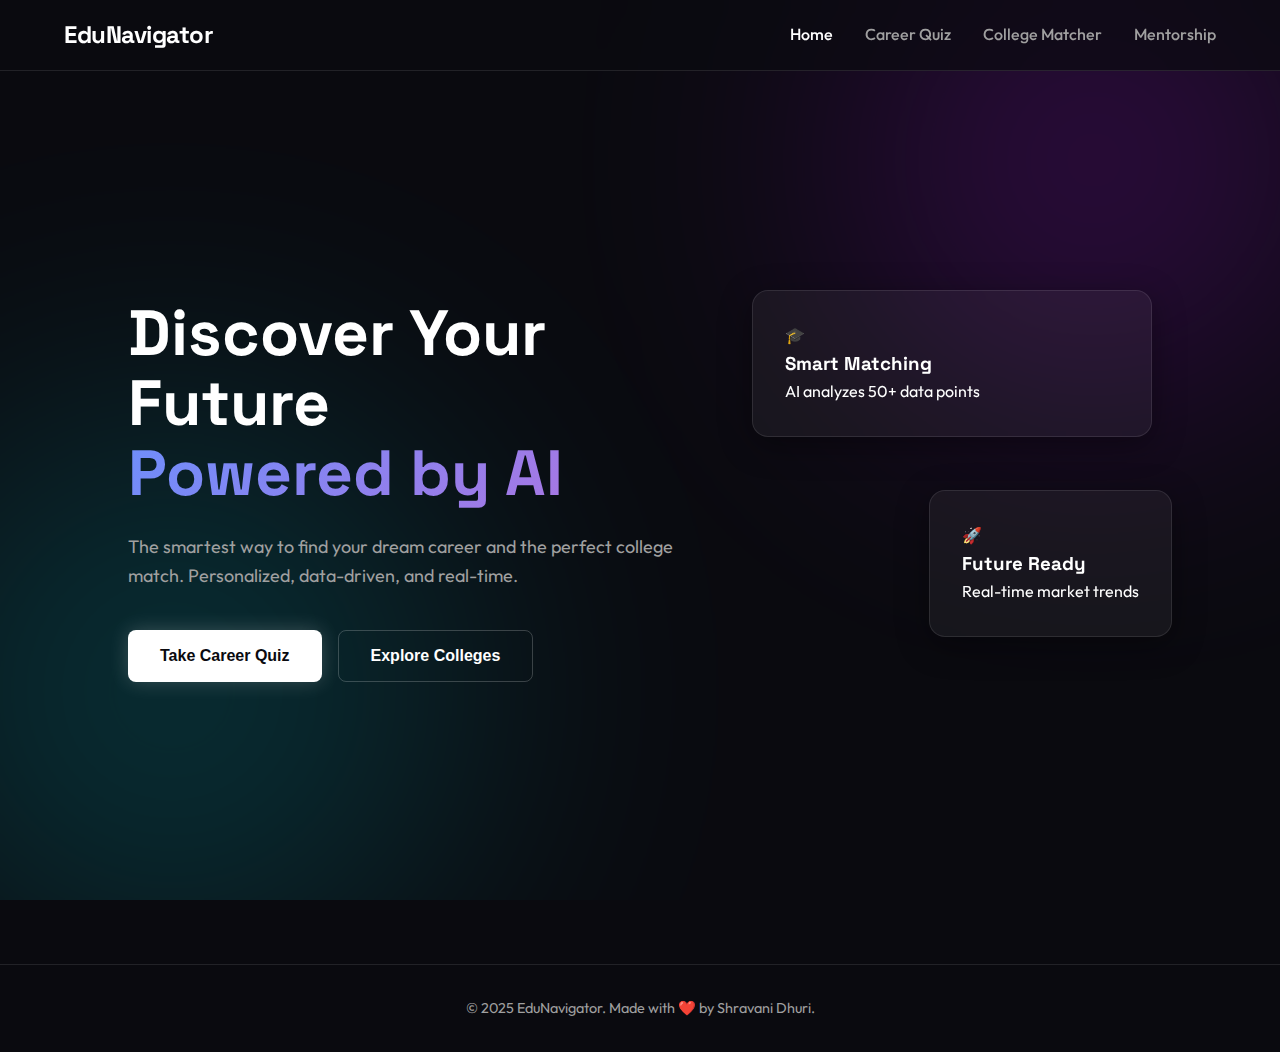
<file: EduNavigator/index.html>
<!DOCTYPE html>
<html lang="en">

<head>
    <meta charset="UTF-8">
    <meta name="viewport" content="width=device-width, initial-scale=1.0">
    <title>EduNavigator | Future-Ready Career Guidance</title>
    <link rel="stylesheet" href="main.css">
    <link
        href="https://fonts.googleapis.com/css2?family=Outfit:wght@300;400;600;700&family=Space+Grotesk:wght@300;400;600&display=swap"
        rel="stylesheet">
</head>

<body>
    <div id="app">
        <header class="glass-header">
            <nav>
                <div class="logo">EduNavigator</div>
                <ul class="nav-links">
                    <li><a href="#home" class="active">Home</a></li>
                    <li><a href="career-quiz.html">Career Quiz</a></li>
                    <li><a href="college-matcher.html">College Matcher</a></li>
                    <li><a href="mentorship.html">Mentorship</a></li>
                </ul>
            </nav>
        </header>

        <main>
            <section class="hero-section">
                <div class="hero-content">
                    <h1>Discover Your Future <br> <span class="gradient-text">Powered by AI</span></h1>
                    <p>The smartest way to find your dream career and the perfect college match. Personalized,
                        data-driven, and real-time.</p>
                    <div class="hero-actions">
                        <button onclick="window.location.href='career-quiz.html'" class="primary-btn">Take Career
                            Quiz</button>
                        <button onclick="window.location.href='college-matcher.html'" class="secondary-btn">Explore
                            Colleges</button>
                    </div>
                </div>
                <div class="hero-visual">
                    <!-- Placeholder for 3D/Glass element -->
                    <div class="glass-card floating">
                        <div class="card-icon">🎓</div>
                        <h3>Smart Matching</h3>
                        <p>AI analyzes 50+ data points</p>
                    </div>
                    <div class="glass-card floating delay-1">
                        <div class="card-icon">🚀</div>
                        <h3>Future Ready</h3>
                        <p>Real-time market trends</p>
                    </div>
                </div>
            </section>
        </main>

        <footer>
            <p>&copy; 2025 EduNavigator. Made with ❤️ by Shravani Dhuri.</p>
        </footer>
    </div>
    <script src="main.js"></script>
</body>

</html>
</file>
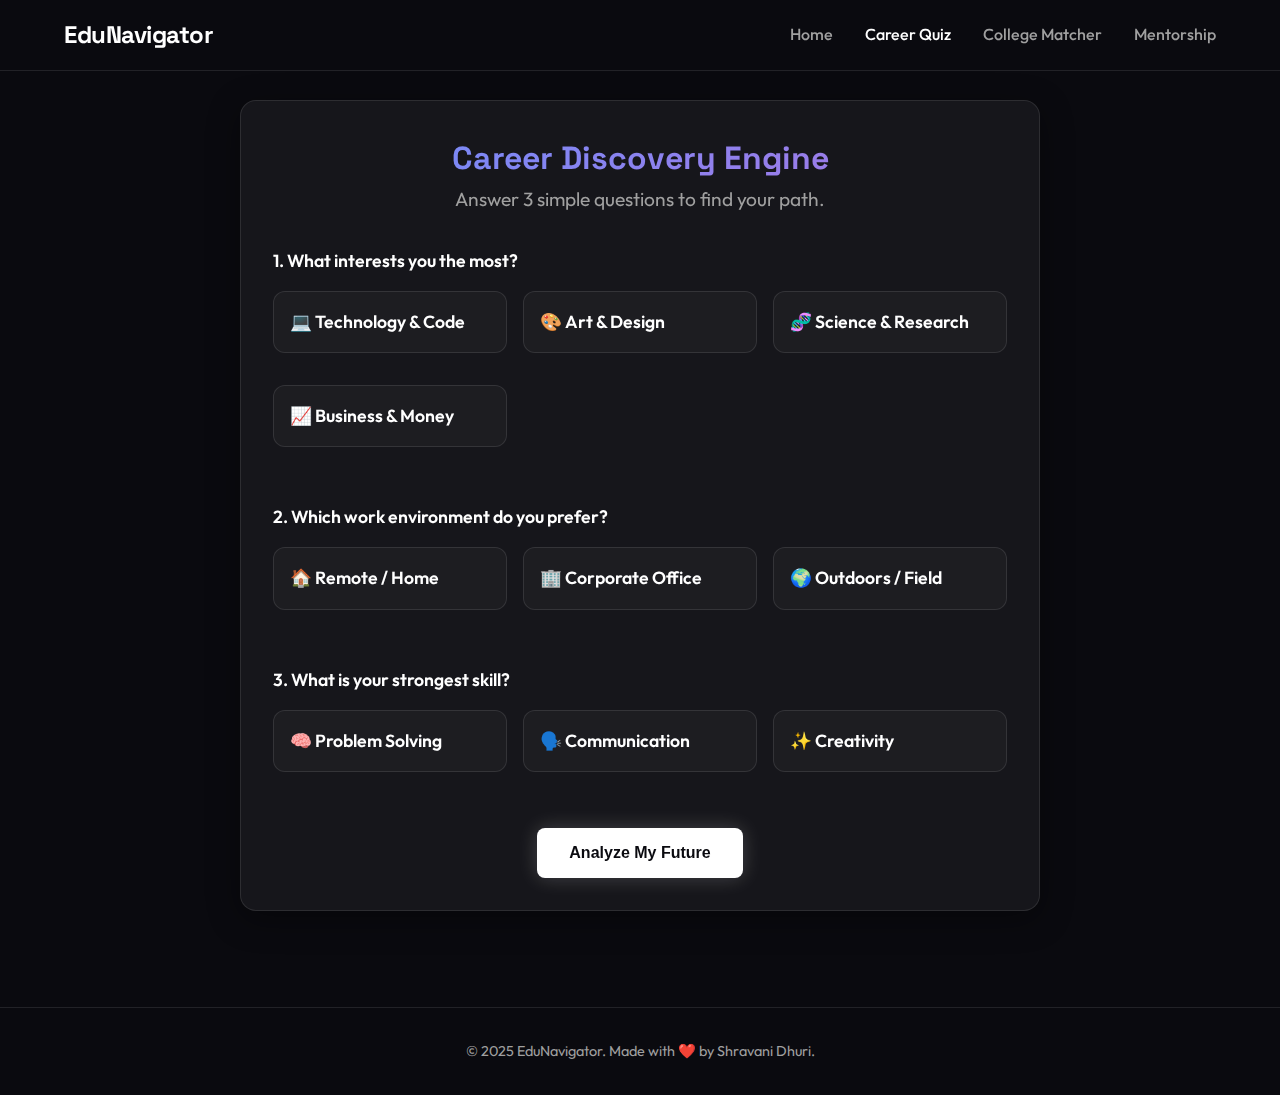
<file: EduNavigator/career-quiz.html>
<!DOCTYPE html>
<html lang="en">

<head>
    <meta charset="UTF-8">
    <meta name="viewport" content="width=device-width, initial-scale=1.0">
    <title>Career Discovery | EduNavigator</title>
    <link rel="stylesheet" href="main.css">
    <link
        href="https://fonts.googleapis.com/css2?family=Outfit:wght@300;400;600;700&family=Space+Grotesk:wght@300;400;600&display=swap"
        rel="stylesheet">
</head>

<body>
    <header class="glass-header">
        <nav>
            <div class="logo">EduNavigator</div>
            <ul class="nav-links">
                <li><a href="index.html">Home</a></li>
                <li><a href="#" class="active">Career Quiz</a></li>
                <li><a href="college-matcher.html">College Matcher</a></li>
                <li><a href="mentorship.html">Mentorship</a></li>
            </ul>
        </nav>
    </header>

    <main class="container">
        <section class="quiz-section glass-card">
            <h1 class="gradient-text">Career Discovery Engine</h1>
            <p class="subtitle">Answer 3 simple questions to find your path.</p>

            <form id="career-quiz-form">
                <div class="question-group">
                    <label>1. What interests you the most?</label>
                    <div class="options">
                        <label class="option-btn">
                            <input type="radio" name="q1" value="tech" required>
                            <span>💻 Technology & Code</span>
                        </label>
                        <label class="option-btn">
                            <input type="radio" name="q1" value="art">
                            <span>🎨 Art & Design</span>
                        </label>
                        <label class="option-btn">
                            <input type="radio" name="q1" value="science">
                            <span>🧬 Science & Research</span>
                        </label>
                        <label class="option-btn">
                            <input type="radio" name="q1" value="business">
                            <span>📈 Business & Money</span>
                        </label>
                    </div>
                </div>

                <div class="question-group">
                    <label>2. Which work environment do you prefer?</label>
                    <div class="options">
                        <label class="option-btn">
                            <input type="radio" name="q2" value="remote" required>
                            <span>🏠 Remote / Home</span>
                        </label>
                        <label class="option-btn">
                            <input type="radio" name="q2" value="office">
                            <span>🏢 Corporate Office</span>
                        </label>
                        <label class="option-btn">
                            <input type="radio" name="q2" value="field">
                            <span>🌍 Outdoors / Field</span>
                        </label>
                    </div>
                </div>

                <div class="question-group">
                    <label>3. What is your strongest skill?</label>
                    <div class="options">
                        <label class="option-btn">
                            <input type="radio" name="q3" value="logic" required>
                            <span>🧠 Problem Solving</span>
                        </label>
                        <label class="option-btn">
                            <input type="radio" name="q3" value="communication">
                            <span>🗣️ Communication</span>
                        </label>
                        <label class="option-btn">
                            <input type="radio" name="q3" value="creativity">
                            <span>✨ Creativity</span>
                        </label>
                    </div>
                </div>

                <button type="submit" class="primary-btn pulse">Analyze My Future</button>
            </form>

            <div id="results-container" class="hidden">
                <div class="loader-container">
                    <div class="loader"></div>
                    <p>Analyzing responses...</p>
                </div>
                <div id="recommendations"></div>
                <button onclick="location.reload()" class="secondary-btn" style="margin-top: 2rem;">Retake Quiz</button>
            </div>
        </section>
    </main>

    <footer>
        <p>&copy; 2025 EduNavigator. Made with ❤️ by Shravani Dhuri.</p>
    </footer>

    <script src="main.js"></script>
</body>

</html>
</file>
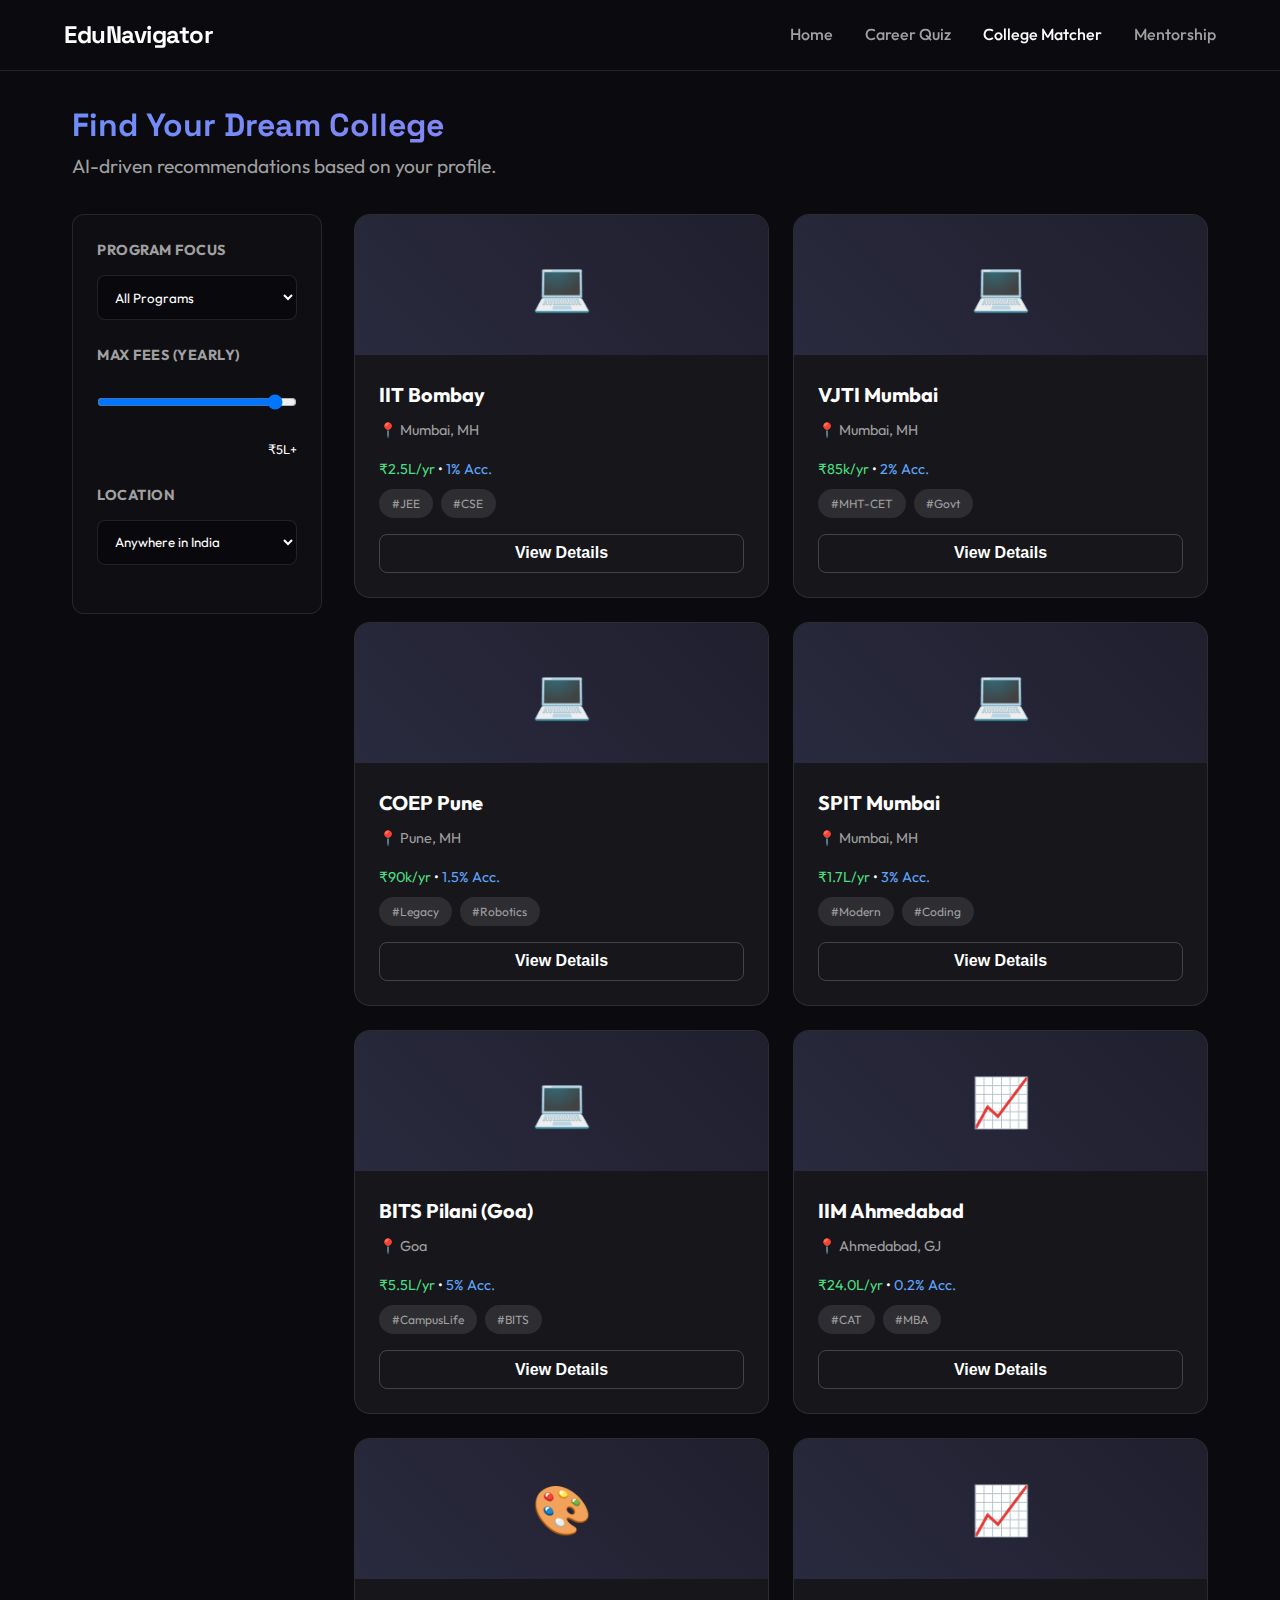
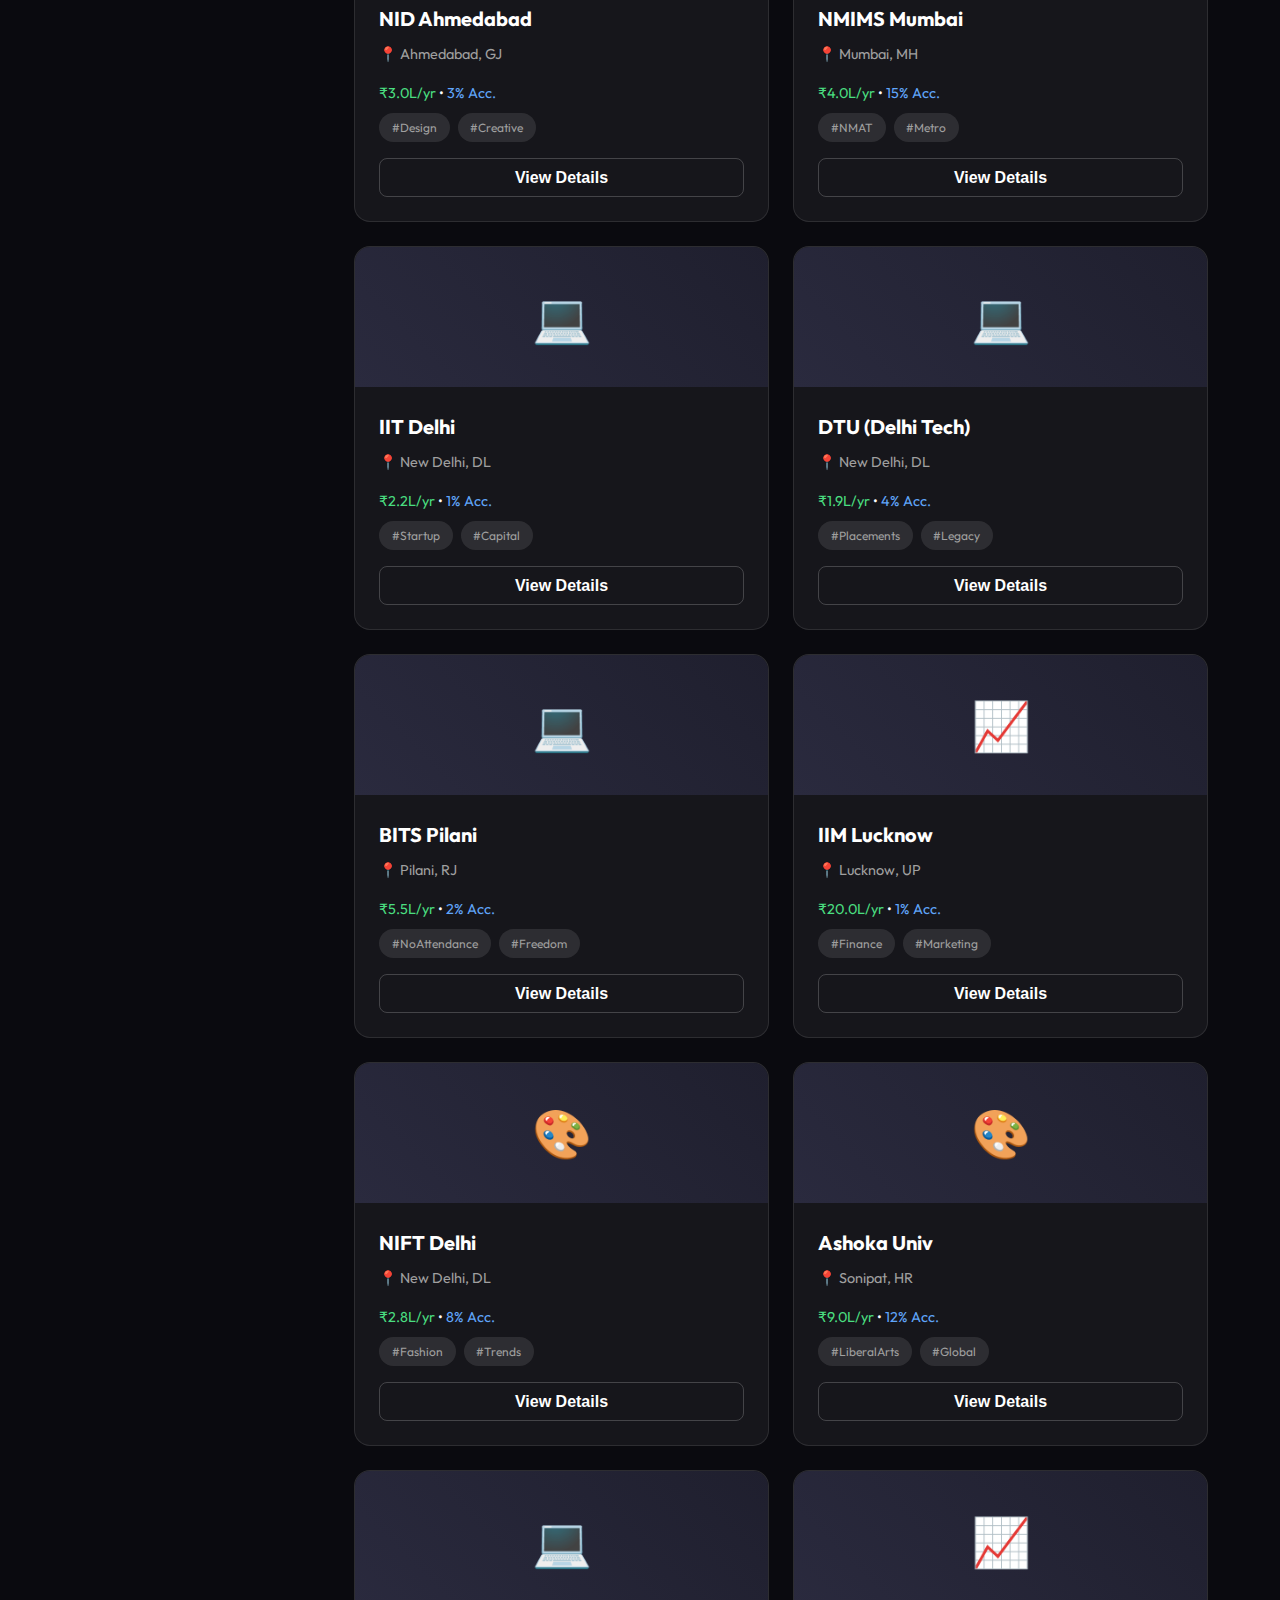
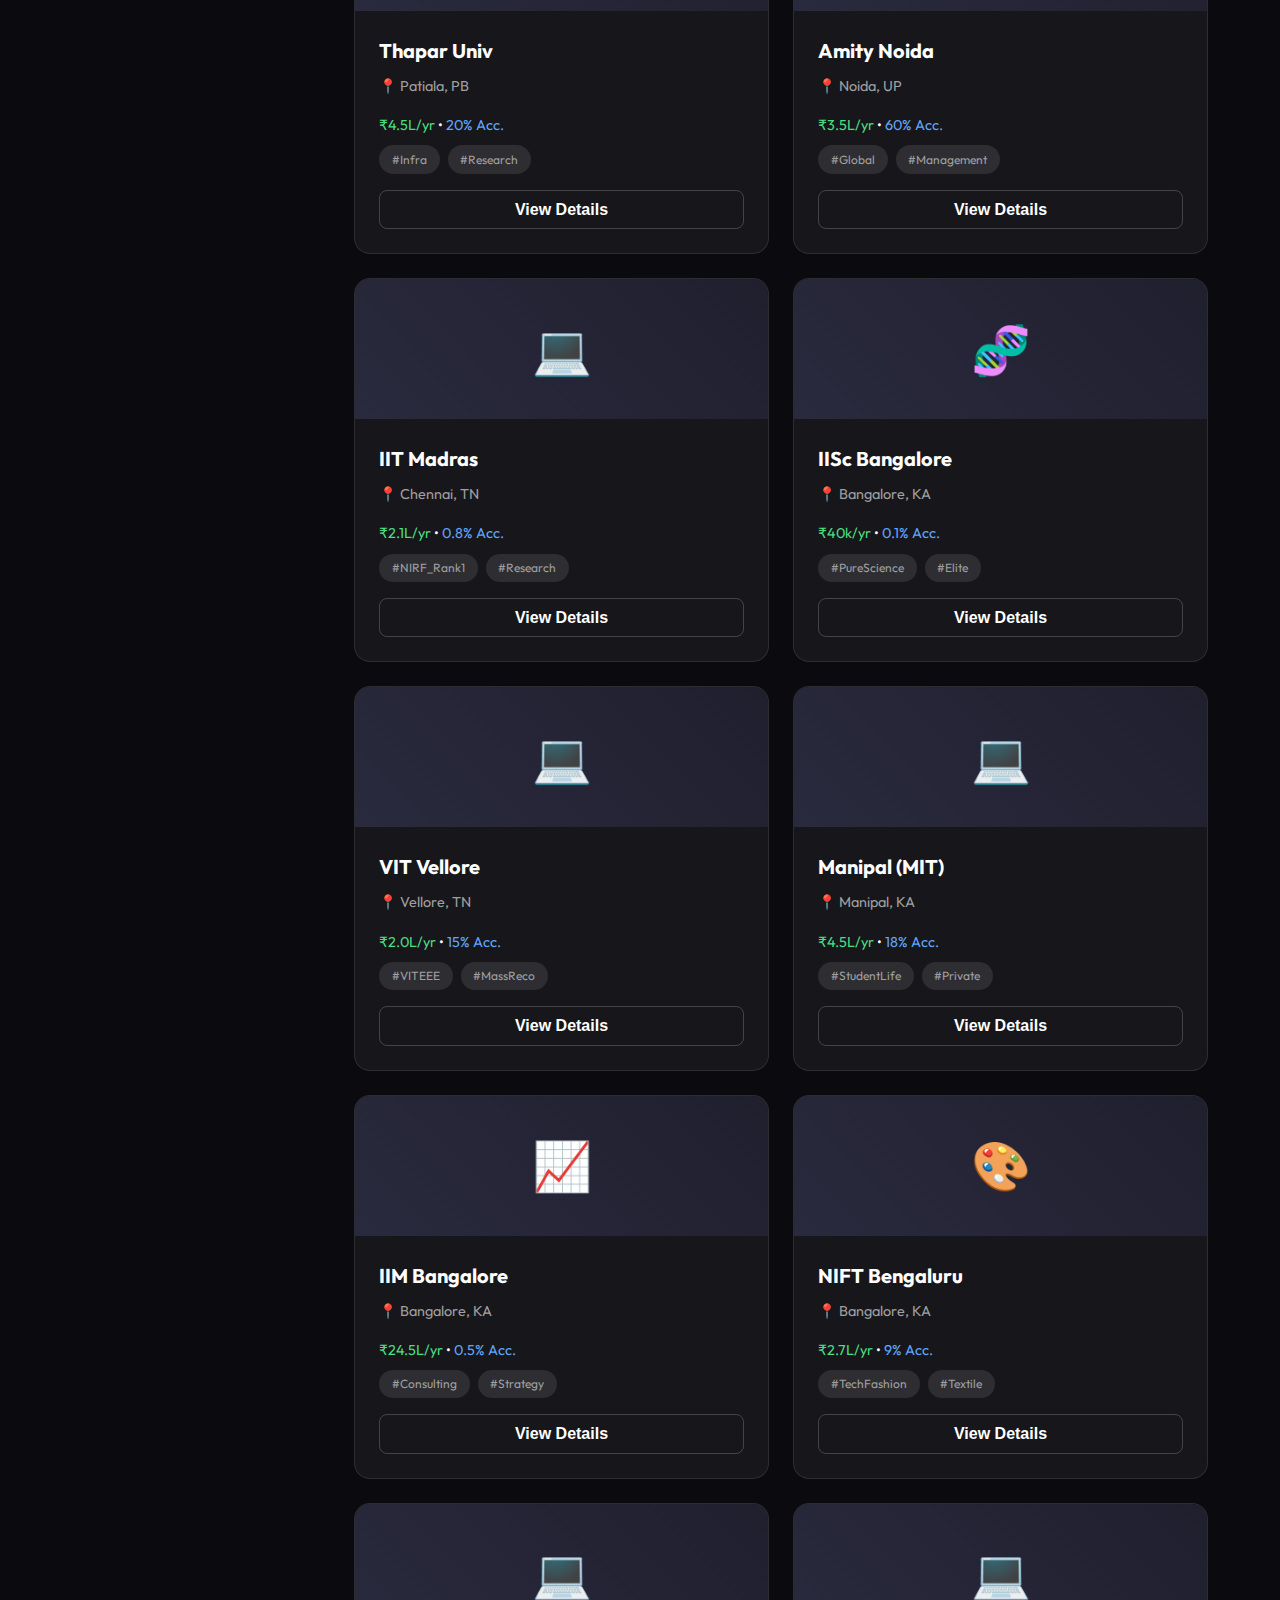
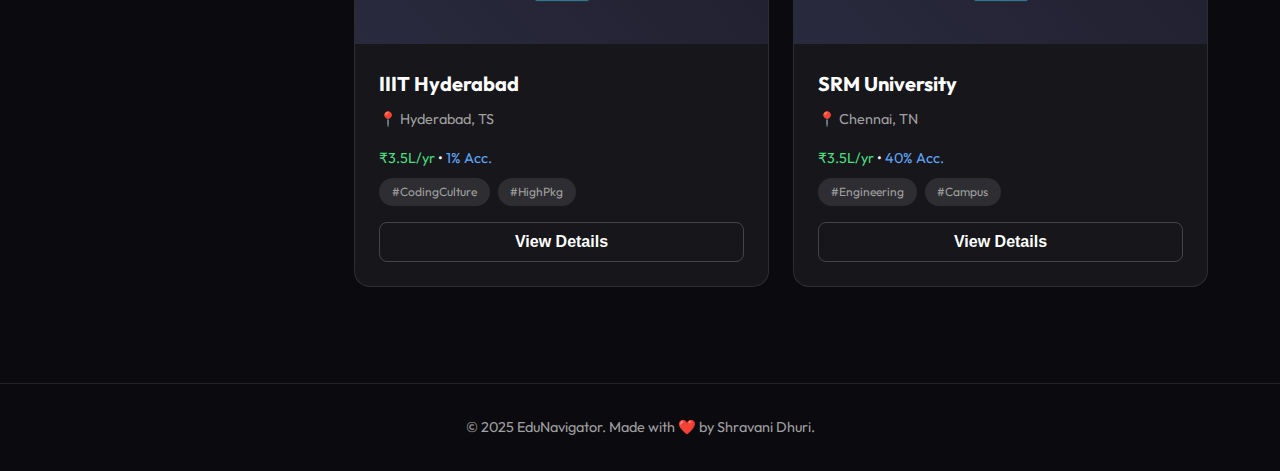
<file: EduNavigator/college-matcher.html>
<!DOCTYPE html>
<html lang="en">

<head>
    <meta charset="UTF-8">
    <meta name="viewport" content="width=device-width, initial-scale=1.0">
    <title>College Matcher | EduNavigator</title>
    <link rel="stylesheet" href="main.css">
    <link
        href="https://fonts.googleapis.com/css2?family=Outfit:wght@300;400;600;700&family=Space+Grotesk:wght@300;400;600&display=swap"
        rel="stylesheet">
</head>

<body>
    <header class="glass-header">
        <nav>
            <div class="logo">EduNavigator</div>
            <ul class="nav-links">
                <li><a href="index.html">Home</a></li>
                <li><a href="career-quiz.html">Career Quiz</a></li>
                <li><a href="#" class="active">College Matcher</a></li>
                <li><a href="mentorship.html">Mentorship</a></li>
            </ul>
        </nav>
    </header>

    <main class="container">
        <h1 class="gradient-text">Find Your Dream College</h1>
        <p class="subtitle">AI-driven recommendations based on your profile.</p>

        <div class="matcher-layout">
            <aside class="filters-panel">
                <div class="filter-group">
                    <h4>Program Focus</h4>
                    <select id="program-filter">
                        <option value="all">All Programs</option>
                        <option value="tech">Technology & CS</option>
                        <option value="art">Arts & Design</option>
                        <option value="science">Sciences</option>
                        <option value="business">Business</option>
                    </select>
                </div>

                <div class="filter-group">
                    <h4>Max Fees (Yearly)</h4>
                    <input type="range" id="tuition-filter" min="0" max="500000" step="10000" value="500000">
                    <div style="text-align: right; font-size: 0.8rem; margin-top: 0.5rem;">
                        <span id="tuition-val">₹5L+</span>
                    </div>
                </div>

                <div class="filter-group">
                    <h4>Location</h4>
                    <select id="location-filter">
                        <option value="all">Anywhere in India</option>
                        <option value="north">North (Delhi/NCR)</option>
                        <option value="south">South (Bangalore/Chennai)</option>
                        <option value="west">West (Mumbai/Pune)</option>
                    </select>
                </div>
            </aside>

            <section id="college-results" class="college-grid">
                <!-- Colleges injected via JS -->
                <div class="loader-container" style="grid-column: 1/-1;">
                    <div class="loader"></div>
                </div>
            </section>
        </div>
    </main>

    <div id="college-modal" class="modal hidden">
        <div class="modal-content glass-panel">
            <span class="close-modal">&times;</span>
            <div class="modal-header">
                <h2 id="modal-title">College Name</h2>
                <div class="modal-badges" id="modal-badges"></div>
            </div>
            <div class="modal-body" id="modal-body">
                <!-- Details injected here -->
            </div>
            <button class="primary-btn" style="width: 100%; margin-top: 1rem;"
                onclick="document.getElementById('college-modal').classList.add('hidden')">Close</button>
        </div>
    </div>

    <footer>
        <p>&copy; 2025 EduNavigator. Made with ❤️ by Shravani Dhuri.</p>
    </footer>

    <script src="main.js"></script>
</body>

</html>
</file>
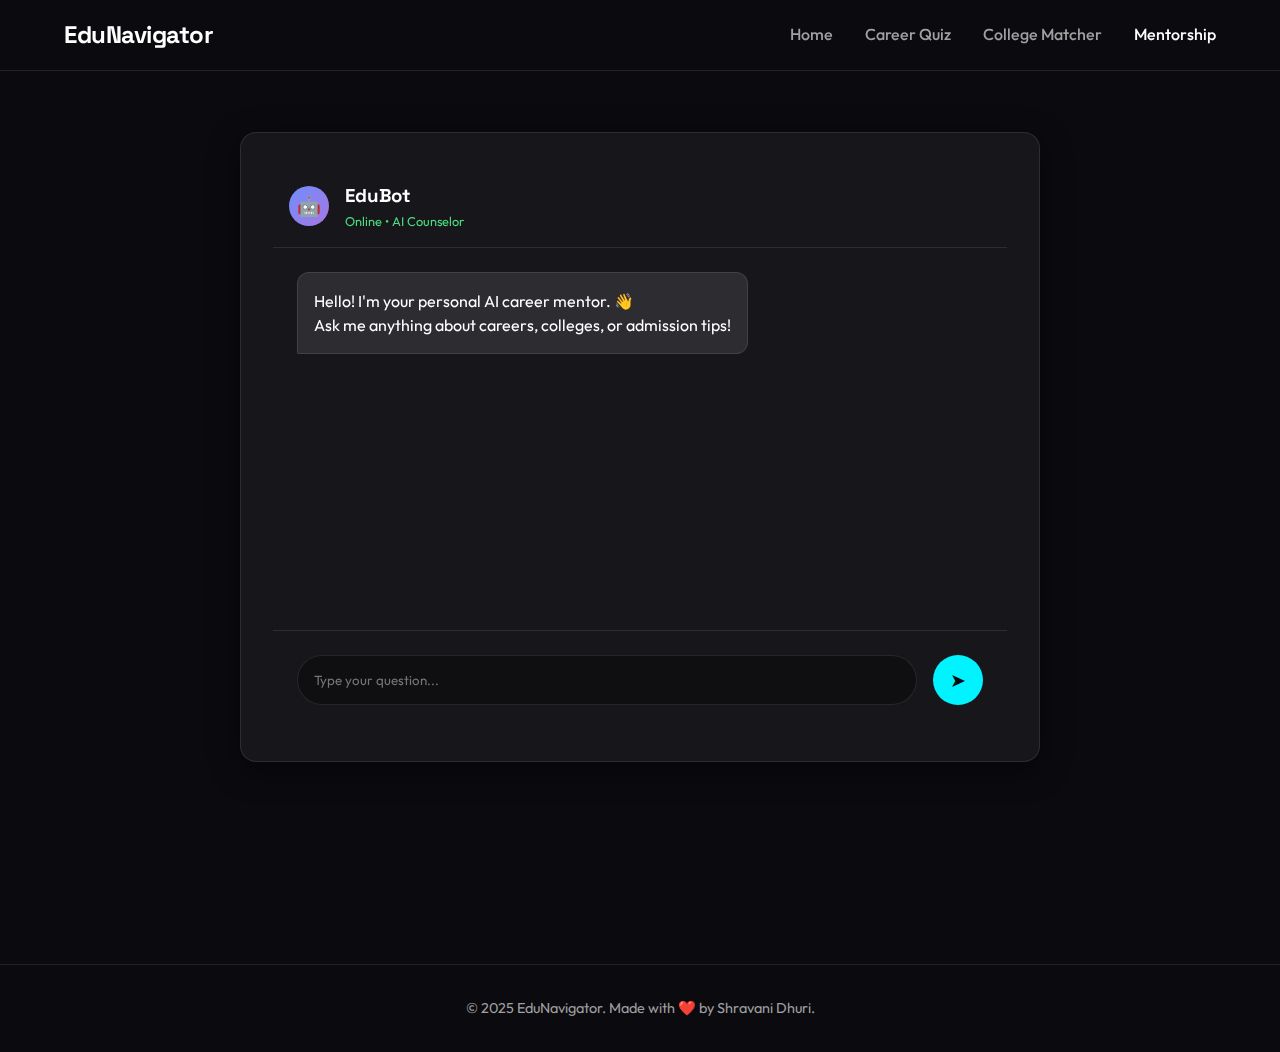
<file: EduNavigator/mentorship.html>
<!DOCTYPE html>
<html lang="en">

<head>
    <meta charset="UTF-8">
    <meta name="viewport" content="width=device-width, initial-scale=1.0">
    <title>AI Mentor | EduNavigator</title>
    <link rel="stylesheet" href="main.css">
    <link
        href="https://fonts.googleapis.com/css2?family=Outfit:wght@300;400;600;700&family=Space+Grotesk:wght@300;400;600&display=swap"
        rel="stylesheet">
</head>

<body>
    <header class="glass-header">
        <nav>
            <div class="logo">EduNavigator</div>
            <ul class="nav-links">
                <li><a href="index.html">Home</a></li>
                <li><a href="career-quiz.html">Career Quiz</a></li>
                <li><a href="college-matcher.html">College Matcher</a></li>
                <li><a href="#" class="active">Mentorship</a></li>
            </ul>
        </nav>
    </header>

    <main class="container">
        <section class="glass-card chat-interface">
            <div class="chat-header">
                <div class="bot-avatar">🤖</div>
                <div>
                    <h3>EduBot</h3>
                    <p style="font-size: 0.8rem; color: #4ade80;">Online • AI Counselor</p>
                </div>
            </div>

            <div id="chat-window" class="chat-window">
                <div class="message ai">
                    Hello! I'm your personal AI career mentor. 👋<br>
                    Ask me anything about careers, colleges, or admission tips!
                </div>
            </div>

            <form id="chat-form" class="chat-input-area">
                <input type="text" id="user-input" placeholder="Type your question..." autocomplete="off">
                <button type="submit" class="send-btn">➤</button>
            </form>
        </section>
    </main>

    <footer>
        <p>&copy; 2025 EduNavigator. Made with ❤️ by Shravani Dhuri.</p>
    </footer>

    <script src="main.js"></script>
</body>

</html>
</file>
<file: EduNavigator/main.css>
:root {
    --bg-dark: #0a0a0f;
    --text-main: #ffffff;
    --text-muted: #a0a0a0;
    --primary-gradient: linear-gradient(135deg, #6e8efb, #a777e3);
    --glass-bg: rgba(255, 255, 255, 0.05);
    --glass-border: rgba(255, 255, 255, 0.1);
    --neon-blue: #00f3ff;
    --neon-purple: #bc13fe;
    --font-heading: 'Space Grotesk', sans-serif;
    --font-body: 'Outfit', sans-serif;
}

* {
    margin: 0;
    padding: 0;
    box-sizing: border-box;
}

body {
    background-color: var(--bg-dark);
    color: var(--text-main);
    font-family: var(--font-body);
    overflow-x: hidden;
    line-height: 1.6;
}

/* Typography */
h1,
h2,
h3,
.logo {
    font-family: var(--font-heading);
}

.gradient-text {
    background: var(--primary-gradient);
    -webkit-background-clip: text;
    background-clip: text;
    color: transparent;
}

/* Glassmorphism Utilities */
.glass-header {
    background: rgba(10, 10, 15, 0.7);
    backdrop-filter: blur(12px);
    border-bottom: 1px solid var(--glass-border);
    position: fixed;
    width: 100%;
    top: 0;
    z-index: 1000;
}

.glass-card {
    background: var(--glass-bg);
    backdrop-filter: blur(10px);
    border: 1px solid var(--glass-border);
    border-radius: 16px;
    padding: 2rem;
    box-shadow: 0 8px 32px 0 rgba(0, 0, 0, 0.37);
}

/* Navigation */
nav {
    display: flex;
    justify-content: space-between;
    align-items: center;
    padding: 1rem 5%;
    max-width: 1400px;
    margin: 0 auto;
}

.logo {
    font-size: 1.5rem;
    font-weight: 700;
    letter-spacing: -0.5px;
}

.dot {
    color: var(--neon-blue);
}

.nav-links {
    display: flex;
    gap: 2rem;
    list-style: none;
}

.nav-links a {
    color: var(--text-muted);
    text-decoration: none;
    transition: color 0.3s ease;
    font-weight: 500;
}

.nav-links a:hover,
.nav-links a.active {
    color: var(--text-main);
}

.cta-button {
    background: var(--primary-gradient);
    border: none;
    padding: 0.8rem 1.5rem;
    border-radius: 50px;
    color: white;
    font-weight: 600;
    cursor: pointer;
    transition: transform 0.2s ease, box-shadow 0.2s ease;
}

.cta-button:hover {
    transform: translateY(-2px);
    box-shadow: 0 4px 15px rgba(110, 142, 251, 0.4);
}

/* Hero Section */
.hero-section {
    min-height: 100vh;
    display: flex;
    align-items: center;
    justify-content: space-between;
    padding: 0 10%;
    padding-top: 80px;
    /* Header space */
    position: relative;
    overflow: hidden;
}

/* Background Blobs */
.hero-section::before {
    content: '';
    position: absolute;
    top: -10%;
    right: -5%;
    width: 500px;
    height: 500px;
    background: var(--neon-purple);
    filter: blur(150px);
    opacity: 0.2;
    z-index: -1;
    border-radius: 50%;
}

.hero-section::after {
    content: '';
    position: absolute;
    bottom: -10%;
    left: -10%;
    width: 600px;
    height: 600px;
    background: var(--neon-blue);
    filter: blur(150px);
    opacity: 0.15;
    z-index: -1;
    border-radius: 50%;
}

.hero-content {
    max-width: 600px;
}

.hero-content h1 {
    font-size: 4rem;
    line-height: 1.1;
    margin-bottom: 1.5rem;
}

.hero-content p {
    color: var(--text-muted);
    font-size: 1.125rem;
    margin-bottom: 2.5rem;
}

.hero-actions {
    display: flex;
    gap: 1rem;
}

.primary-btn {
    padding: 1rem 2rem;
    background: white;
    color: var(--bg-dark);
    border: none;
    border-radius: 8px;
    font-weight: 700;
    cursor: pointer;
    font-size: 1rem;
    box-shadow: 0 0 20px rgba(255, 255, 255, 0.2);
    transition: all 0.3s ease;
}

.primary-btn:hover {
    box-shadow: 0 0 30px rgba(255, 255, 255, 0.4);
    transform: translateY(-2px);
}

.secondary-btn {
    padding: 1rem 2rem;
    background: transparent;
    color: white;
    border: 1px solid rgba(255, 255, 255, 0.2);
    border-radius: 8px;
    font-weight: 600;
    cursor: pointer;
    font-size: 1rem;
    transition: all 0.3s ease;
}

.secondary-btn:hover {
    background: rgba(255, 255, 255, 0.1);
    border-color: white;
}

/* Animations */
.hero-visual {
    position: relative;
    width: 400px;
    height: 400px;
}

.floating {
    animation: float 6s ease-in-out infinite;
}

.delay-1 {
    animation-delay: 2s;
    position: absolute;
    top: 50%;
    right: -20px;
}

@keyframes float {
    0% {
        transform: translateY(0px);
    }

    50% {
        transform: translateY(-20px);
    }

    100% {
        transform: translateY(0px);
    }
}

/* CSS Utility & Quiz Styles */
.container {
    max-width: 1200px;
    margin: 0 auto;
    padding: 100px 2rem 2rem;
    min-height: 100vh;
}

.hidden {
    display: none !important;
}

.quiz-section {
    max-width: 800px;
    margin: 0 auto;
    text-align: center;
}

.subtitle {
    font-size: 1.2rem;
    color: var(--text-muted);
    margin-bottom: 2rem;
}

.question-group {
    margin-bottom: 2.5rem;
    text-align: left;
}

.question-group label {
    display: block;
    margin-bottom: 1rem;
    font-size: 1.1rem;
    font-weight: 600;
}

.options {
    display: grid;
    grid-template-columns: repeat(auto-fit, minmax(200px, 1fr));
    gap: 1rem;
}

.option-btn {
    cursor: pointer;
    position: relative;
    padding: 1rem;
    background: rgba(255, 255, 255, 0.03);
    border: 1px solid rgba(255, 255, 255, 0.1);
    border-radius: 12px;
    transition: all 0.3s ease;
    display: flex;
    align-items: center;
    justify-content: center;
    font-weight: 500;
}

.option-btn:hover {
    background: rgba(255, 255, 255, 0.1);
    border-color: var(--neon-blue);
    transform: translateY(-2px);
}

.option-btn input[type="radio"] {
    display: none;
}

.option-btn:has(input:checked) {
    background: rgba(0, 243, 255, 0.1);
    border-color: var(--neon-blue);
    box-shadow: 0 0 15px rgba(0, 243, 255, 0.2);
}

.recommendation-card {
    background: rgba(255, 255, 255, 0.05);
    padding: 1.5rem;
    border-radius: 12px;
    margin-top: 1rem;
    text-align: left;
    border-left: 4px solid var(--neon-purple);
}

.recommendation-card h3 {
    color: var(--neon-purple);
    margin-bottom: 0.5rem;
}

@media (max-width: 968px) {

    /* Existing Media Q content preserved or moved if needed, but this appends */
    .hero-section {
        flex-direction: column;
        text-align: center;
        justify-content: center;
        padding-top: 120px;
    }
}

/* College Matcher Styles */
.matcher-layout {
    display: grid;
    grid-template-columns: 250px 1fr;
    gap: 2rem;
    margin-top: 2rem;
}

.filters-panel {
    background: rgba(255, 255, 255, 0.02);
    border-radius: 12px;
    padding: 1.5rem;
    height: fit-content;
    border: 1px solid var(--glass-border);
}

.filter-group {
    margin-bottom: 1.5rem;
}

.filter-group h4 {
    margin-bottom: 0.8rem;
    color: var(--text-muted);
    font-size: 0.9rem;
    text-transform: uppercase;
    letter-spacing: 0.5px;
}

.filter-group select,
.filter-group input {
    width: 100%;
    padding: 0.8rem;
    background: rgba(0, 0, 0, 0.3);
    border: 1px solid var(--glass-border);
    border-radius: 8px;
    color: white;
    font-family: var(--font-body);
}

.college-grid {
    display: grid;
    grid-template-columns: repeat(auto-fill, minmax(300px, 1fr));
    gap: 1.5rem;
}

.college-card {
    background: var(--glass-bg);
    border: 1px solid var(--glass-border);
    border-radius: 16px;
    overflow: hidden;
    transition: transform 0.3s ease, box-shadow 0.3s ease;
    display: flex;
    flex-direction: column;
}

.college-card:hover {
    transform: translateY(-5px);
    box-shadow: 0 10px 30px rgba(0, 0, 0, 0.3);
    border-color: rgba(255, 255, 255, 0.2);
}

.card-image {
    height: 140px;
    background: linear-gradient(45deg, #2a2a3e, #1f1f2e);
    position: relative;
    display: flex;
    align-items: center;
    justify-content: center;
    font-size: 3rem;
}

.card-content {
    padding: 1.5rem;
    flex-grow: 1;
}

.college-name {
    font-size: 1.25rem;
    margin-bottom: 0.5rem;
    font-weight: 700;
}

.college-location {
    color: var(--text-muted);
    font-size: 0.9rem;
    margin-bottom: 1rem;
    display: flex;
    align-items: center;
    gap: 0.5rem;
}

.tags {
    display: flex;
    flex-wrap: wrap;
    gap: 0.5rem;
    margin-top: auto;
}

.badge {
    font-size: 0.75rem;
    padding: 0.3rem 0.8rem;
    border-radius: 50px;
    background: rgba(255, 255, 255, 0.1);
    color: var(--text-muted);
}

.badge.green {
    color: #4ade80;
    background: rgba(74, 222, 128, 0.1);
}

.badge.blue {
    color: #60a5fa;
    background: rgba(96, 165, 250, 0.1);
}

/* Chatbot Styles */
.chat-interface {
    max-width: 800px;
    margin: 2rem auto;
    height: 70vh;
    display: flex;
    flex-direction: column;
}

.chat-header {
    padding: 1rem;
    border-bottom: 1px solid var(--glass-border);
    display: flex;
    align-items: center;
    gap: 1rem;
}

.bot-avatar {
    width: 40px;
    height: 40px;
    background: var(--primary-gradient);
    border-radius: 50%;
    display: flex;
    align-items: center;
    justify-content: center;
    font-size: 1.2rem;
}

.chat-window {
    flex-grow: 1;
    overflow-y: auto;
    padding: 1.5rem;
    display: flex;
    flex-direction: column;
    gap: 1rem;
}

.message {
    max-width: 80%;
    padding: 1rem;
    border-radius: 12px;
    line-height: 1.5;
    animation: fadeIn 0.3s ease;
}

.message.ai {
    background: rgba(255, 255, 255, 0.1);
    align-self: flex-start;
    border-bottom-left-radius: 2px;
    border: 1px solid var(--glass-border);
}

.message.user {
    background: var(--primary-gradient);
    align-self: flex-end;
    border-bottom-right-radius: 2px;
    color: white;
}

.chat-input-area {
    padding: 1.5rem;
    border-top: 1px solid var(--glass-border);
    display: flex;
    gap: 1rem;
}

.chat-input-area input {
    flex-grow: 1;
    padding: 1rem;
    border-radius: 50px;
    border: 1px solid var(--glass-border);
    background: rgba(0, 0, 0, 0.3);
    color: white;
    font-family: var(--font-body);
}

.chat-input-area input:focus {
    outline: none;
    border-color: var(--neon-blue);
}

.send-btn {
    width: 50px;
    height: 50px;
    border-radius: 50%;
    border: none;
    background: var(--neon-blue);
    color: var(--bg-dark);
    font-size: 1.2rem;
    cursor: pointer;
    transition: transform 0.2s;
    display: flex;
    align-items: center;
    justify-content: center;
}

.send-btn:hover {
    transform: scale(1.1);
}

@keyframes fadeIn {
    from {
        opacity: 0;
        transform: translateY(10px);
    }

    to {
        opacity: 1;
        transform: translateY(0);
    }
}

/* Modal Styles */
.modal {
    display: flex;
    /* Hidden by default toggled with .hidden */
    position: fixed;
    z-index: 1000;
    left: 0;
    top: 0;
    width: 100%;
    height: 100%;
    background-color: rgba(0, 0, 0, 0.7);
    backdrop-filter: blur(5px);
    justify-content: center;
    align-items: center;
    opacity: 1;
    transition: opacity 0.3s ease;
}

.modal.hidden {
    display: none;
    opacity: 0;
    pointer-events: none;
}

.modal-content {
    background: rgba(20, 20, 30, 0.95);
    border: 1px solid rgba(255, 255, 255, 0.1);
    border-radius: 16px;
    padding: 2rem;
    width: 90%;
    max-width: 500px;
    position: relative;
    box-shadow: 0 0 30px rgba(0, 243, 255, 0.2);
    animation: slideUp 0.3s ease-out;
}

@keyframes slideUp {
    from {
        transform: translateY(50px);
        opacity: 0;
    }

    to {
        transform: translateY(0);
        opacity: 1;
    }
}

.close-modal {
    position: absolute;
    top: 1rem;
    right: 1.5rem;
    color: #aaa;
    font-size: 28px;
    font-weight: bold;
    cursor: pointer;
    transition: color 0.3s;
}

.close-modal:hover {
    color: var(--neon-cyan);
}

.modal-header h2 {
    margin-bottom: 0.5rem;
    background: var(--primary-gradient);
    -webkit-background-clip: text;
    -webkit-text-fill-color: transparent;
}

.modal-info-row {
    display: flex;
    justify-content: space-between;
    margin: 0.8rem 0;
    padding-bottom: 0.8rem;
    border-bottom: 1px solid rgba(255, 255, 255, 0.05);
}

.modal-info-label {
    color: #bbb;
}

.modal-info-val {
    color: white;
    font-weight: 500;
}

/* Footer */
footer {
    text-align: center;
    padding: 2rem 0;
    color: var(--text-muted);
    font-size: 0.9rem;
    border-top: 1px solid var(--glass-border);
    margin-top: 4rem;
    width: 100%;
}
</file>
